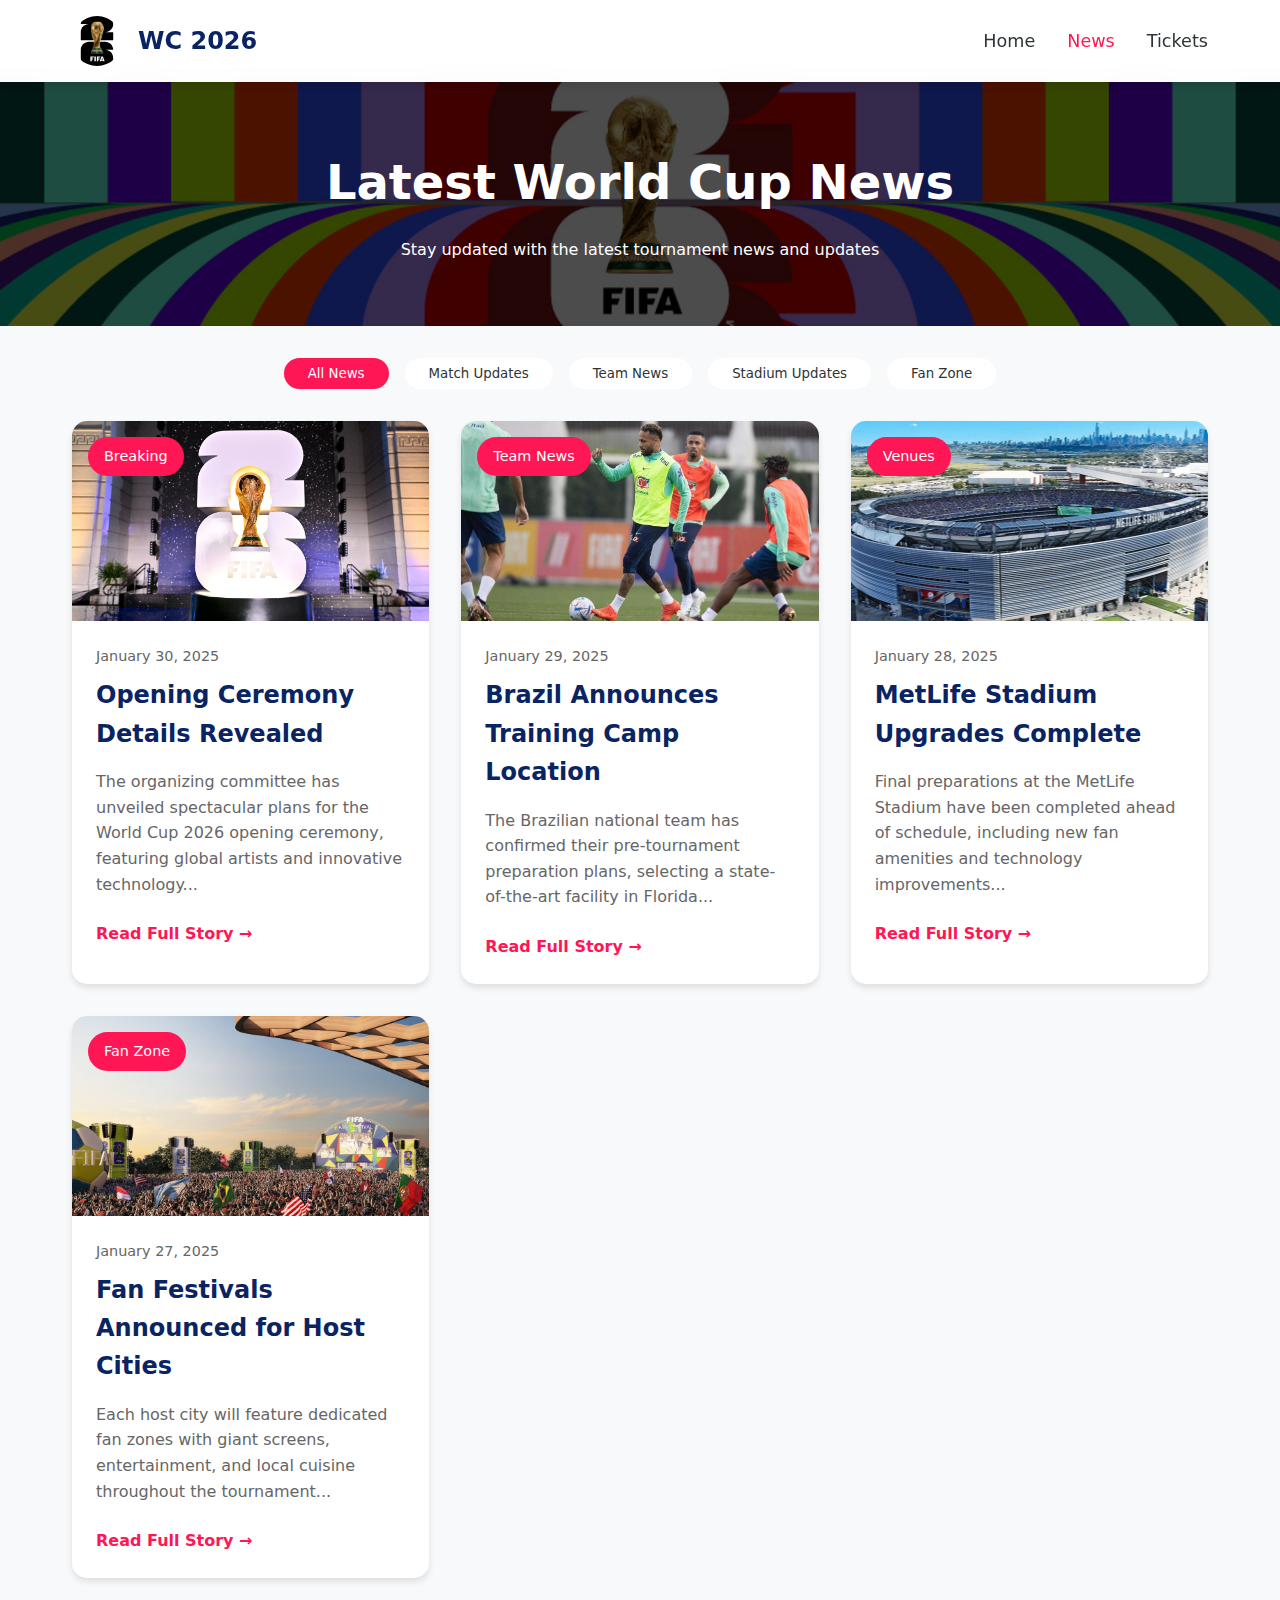
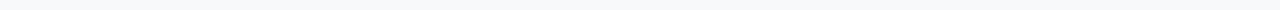
<file: news.html>
<!DOCTYPE html>
<html lang="en">
<head>
    <meta charset="UTF-8">
    <meta name="viewport" content="width=device-width, initial-scale=1.0">
    <title>World Cup 2026 - Latest News</title>
    <link rel="stylesheet" type="text/css" href="css/news.css">
    <style>
    </style>
</head>
<body>
    <nav class="navbar">
        <div class="nav-container">
            <div class="logo">
                <img src="source/wc-logo.svg" alt="World Cup Logo">
                <span>WC 2026</span>
            </div>
            <div class="nav-links">
                <a href="index.html">Home</a>
                <a href="news.html" class="active">News</a>
                <a href="tickets.html">Tickets</a>
            </div>
        </div>
    </nav>

    <header class="news-header">
        <h1>Latest World Cup News</h1>
        <p>Stay updated with the latest tournament news and updates</p>
    </header>

    <div class="news-container">
        <div class="categories">
            <button class="category-btn active">All News</button>
            <button class="category-btn">Match Updates</button>
            <button class="category-btn">Team News</button>
            <button class="category-btn">Stadium Updates</button>
            <button class="category-btn">Fan Zone</button>
        </div>

        <div class="news-grid">
            <article class="news-card">
                <div class="news-image">
                    <img src="source/World-Cup-2026-Logo-scaled.jpg" alt="Opening Ceremony">
                    <span class="news-tag">Breaking</span>
                </div>
                <div class="news-content">
                    <div class="news-date">January 30, 2025</div>
                    <h3 class="news-title">Opening Ceremony Details Revealed</h3>
                    <p class="news-excerpt">The organizing committee has unveiled spectacular plans for the World Cup 2026 opening ceremony, featuring global artists and innovative technology...</p>
                    <a href="#" class="read-more">Read Full Story →</a>
                </div>
            </article>

            <article class="news-card">
                <div class="news-image">
                    <img src="source/16neymar2.jpeg" alt="Team Training">
                    <span class="news-tag">Team News</span>
                </div>
                <div class="news-content">
                    <div class="news-date">January 29, 2025</div>
                    <h3 class="news-title">Brazil Announces Training Camp Location</h3>
                    <p class="news-excerpt">The Brazilian national team has confirmed their pre-tournament preparation plans, selecting a state-of-the-art facility in Florida...</p>
                    <a href="#" class="read-more">Read Full Story →</a>
                </div>
            </article>

            <article class="news-card">
                <div class="news-image">
                    <img src="source/stadium.jpg" alt="Stadium Update">
                    <span class="news-tag">Venues</span>
                </div>
                <div class="news-content">
                    <div class="news-date">January 28, 2025</div>
                    <h3 class="news-title">MetLife Stadium Upgrades Complete</h3>
                    <p class="news-excerpt">Final preparations at the MetLife Stadium have been completed ahead of schedule, including new fan amenities and technology improvements...</p>
                    <a href="#" class="read-more">Read Full Story →</a>
                </div>
            </article>

            <article class="news-card">
                <div class="news-image">
                    <img src="source/fwc26-fanfest2.jpg" alt="Fan Zone">
                    <span class="news-tag">Fan Zone</span>
                </div>
                <div class="news-content">
                    <div class="news-date">January 27, 2025</div>
                    <h3 class="news-title">Fan Festivals Announced for Host Cities</h3>
                    <p class="news-excerpt">Each host city will feature dedicated fan zones with giant screens, entertainment, and local cuisine throughout the tournament...</p>
                    <a href="#" class="read-more">Read Full Story →</a>
                </div>
            </article>
        </div>
    </div>
</body>
</html>
</file>
<file: css/news.css>
:root {
  --primary-color: #0a2463;
  --secondary-color: #247ba0;
  --accent-color: #ff1654;
  --background-color: #f8f9fa;
  --text-color: #2d3436;
  --white: #ffffff;
  --shadow: 0 4px 6px rgba(0, 0, 0, 0.1);
  --transition: all 0.3s ease;
}

* {
  margin: 0;
  padding: 0;
  box-sizing: border-box;
  font-family: 'Segoe UI', system-ui, sans-serif;
}

body {
  background-color: var(--background-color);
  color: var(--text-color);
  line-height: 1.6;
}

.navbar {
  position: fixed;
  top: 0;
  width: 100%;
  background: rgba(255, 255, 255, 0.95);
  backdrop-filter: blur(10px);
  z-index: 1000;
  box-shadow: var(--shadow);
}

.nav-container {
  max-width: 1200px;
  margin: 0 auto;
  padding: 1rem 2rem;
  display: flex;
  justify-content: space-between;
  align-items: center;
}

.logo {
  display: flex;
  align-items: center;
  gap: 1rem;
}

.logo img {
  width: 50px;
  height: 50px;
  border-radius: 50%;
}

.logo span {
  font-size: 1.5rem;
  font-weight: bold;
  color: var(--primary-color);
}

.nav-links {
  display: flex;
  gap: 2rem;
}

.nav-links a {
  text-decoration: none;
  color: var(--text-color);
  font-weight: 500;
  transition: var(--transition);
  font-size: 1.1rem;
}

.nav-links a:hover,
.nav-links a.active {
  color: var(--accent-color);
}

.news-header {
  margin-top: 80px;
  padding: 4rem 2rem;
  background: linear-gradient(rgba(0,0,0,0.7), rgba(0,0,0,0.7)), url('../source/wallpaper.jpg') center/cover;
  color: var(--white);
  text-align: center;
}

.news-header h1 {
  font-size: 3rem;
  margin-bottom: 1rem;
}

.news-container {
  max-width: 1200px;
  margin: 2rem auto;
  padding: 0 2rem;
}

.news-grid {
  display: grid;
  grid-template-columns: repeat(auto-fit, minmax(350px, 1fr));
  gap: 2rem;
}

.news-card {
  background: var(--white);
  border-radius: 15px;
  overflow: hidden;
  box-shadow: var(--shadow);
  transition: var(--transition);
}

.news-card:hover {
  transform: translateY(-5px);
  box-shadow: 0 8px 16px rgba(0,0,0,0.1);
}

.news-image {
  position: relative;
  height: 200px;
  overflow: hidden;
}

.news-image img {
  width: 100%;
  height: 100%;
  object-fit: cover;
  transition: var(--transition);
}

.news-card:hover .news-image img {
  transform: scale(1.05);
}

.news-tag {
  position: absolute;
  top: 1rem;
  left: 1rem;
  background: var(--accent-color);
  color: var(--white);
  padding: 0.5rem 1rem;
  border-radius: 20px;
  font-size: 0.9rem;
}

.news-content {
  padding: 1.5rem;
}

.news-date {
  color: #666;
  font-size: 0.9rem;
  margin-bottom: 0.5rem;
}

.news-title {
  font-size: 1.5rem;
  color: var(--primary-color);
  margin-bottom: 1rem;
}

.news-excerpt {
  color: #666;
  margin-bottom: 1.5rem;
}

.read-more {
  display: inline-block;
  color: var(--accent-color);
  text-decoration: none;
  font-weight: 600;
  transition: var(--transition);
}

.read-more:hover {
  color: var(--primary-color);
  transform: translateX(5px);
}

.categories {
  display: flex;
  gap: 1rem;
  margin-bottom: 2rem;
  justify-content: center;
  flex-wrap: wrap;
}

.category-btn {
  padding: 0.5rem 1.5rem;
  border: none;
  border-radius: 20px;
  background: var(--white);
  color: var(--text-color);
  cursor: pointer;
  transition: var(--transition);
}

.category-btn:hover,
.category-btn.active {
  background: var(--accent-color);
  color: var(--white);
}

@media (max-width: 768px) {
  .nav-container {
    flex-direction: column;
    gap: 1rem;
  }

  .news-header h1 {
    font-size: 2rem;
  }

  .news-grid {
    grid-template-columns: 1fr;
  }
}
</file>
